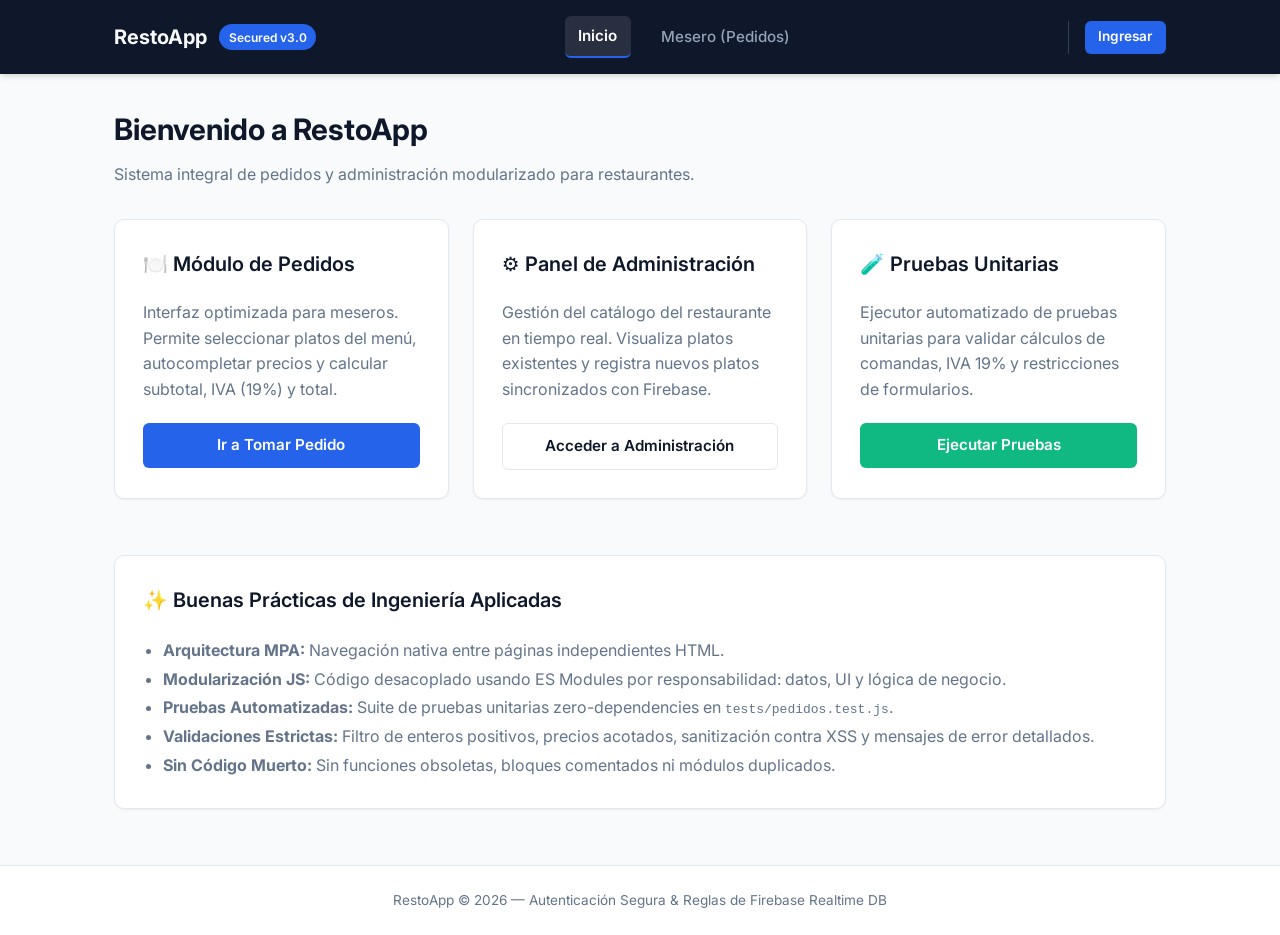
<file: index.html>
<!DOCTYPE html>
<html lang="es">
<head>
    <meta charset="UTF-8">
    <meta name="viewport" content="width=device-width, initial-scale=1.0">
    <meta name="description" content="RestoApp - Sistema modular de gestión de restaurante para la toma de pedidos y administración de menú.">
    <title>RestoApp - Inicio &amp; Dashboard</title>
    <link rel="stylesheet" href="css/styles.css">
</head>
<body>

    <div id="main-header-placeholder"></div>

    <main class="main-content">
        <header class="page-header">
            <h1 class="page-title">Bienvenido a RestoApp</h1>
            <p class="page-subtitle">Sistema integral de pedidos y administración modularizado para restaurantes.</p>
        </header>

        <section class="grid-3" aria-label="Módulos principales">
            <article class="card">
                <h2 class="card-title">🍽️ Módulo de Pedidos</h2>
                <p style="color: var(--text-muted); margin-bottom: 1.25rem;">
                    Interfaz optimizada para meseros. Permite seleccionar platos del menú, autocompletar precios y calcular subtotal, IVA (19%) y total.
                </p>
                <a href="pedido.html" class="btn btn-primary btn-block">Ir a Tomar Pedido</a>
            </article>

            <article class="card">
                <h2 class="card-title">⚙️ Panel de Administración</h2>
                <p style="color: var(--text-muted); margin-bottom: 1.25rem;">
                    Gestión del catálogo del restaurante en tiempo real. Visualiza platos existentes y registra nuevos platos sincronizados con Firebase.
                </p>
                <a href="admin.html" class="btn btn-outline btn-block">Acceder a Administración</a>
            </article>

            <article class="card">
                <h2 class="card-title">🧪 Pruebas Unitarias</h2>
                <p style="color: var(--text-muted); margin-bottom: 1.25rem;">
                    Ejecutor automatizado de pruebas unitarias para validar cálculos de comandas, IVA 19% y restricciones de formularios.
                </p>
                <a href="tests/run-tests.html" class="btn btn-success btn-block">Ejecutar Pruebas</a>
            </article>
        </section>

        <section class="card" style="margin-top: 2rem;">
            <h2 class="card-title">✨ Buenas Prácticas de Ingeniería Aplicadas</h2>
            <ul style="margin-left: 1.25rem; color: var(--text-muted); line-height: 1.8;">
                <li><strong>Arquitectura MPA:</strong> Navegación nativa entre páginas independientes HTML.</li>
                <li><strong>Modularización JS:</strong> Código desacoplado usando ES Modules por responsabilidad: datos, UI y lógica de negocio.</li>
                <li><strong>Pruebas Automatizadas:</strong> Suite de pruebas unitarias zero-dependencies en <code>tests/pedidos.test.js</code>.</li>
                <li><strong>Validaciones Estrictas:</strong> Filtro de enteros positivos, precios acotados, sanitización contra XSS y mensajes de error detallados.</li>
                <li><strong>Sin Código Muerto:</strong> Sin funciones obsoletas, bloques comentados ni módulos duplicados.</li>
            </ul>
        </section>
    </main>

    <script type="module" src="js/pages/index.js"></script>
</body>
</html>
</file>
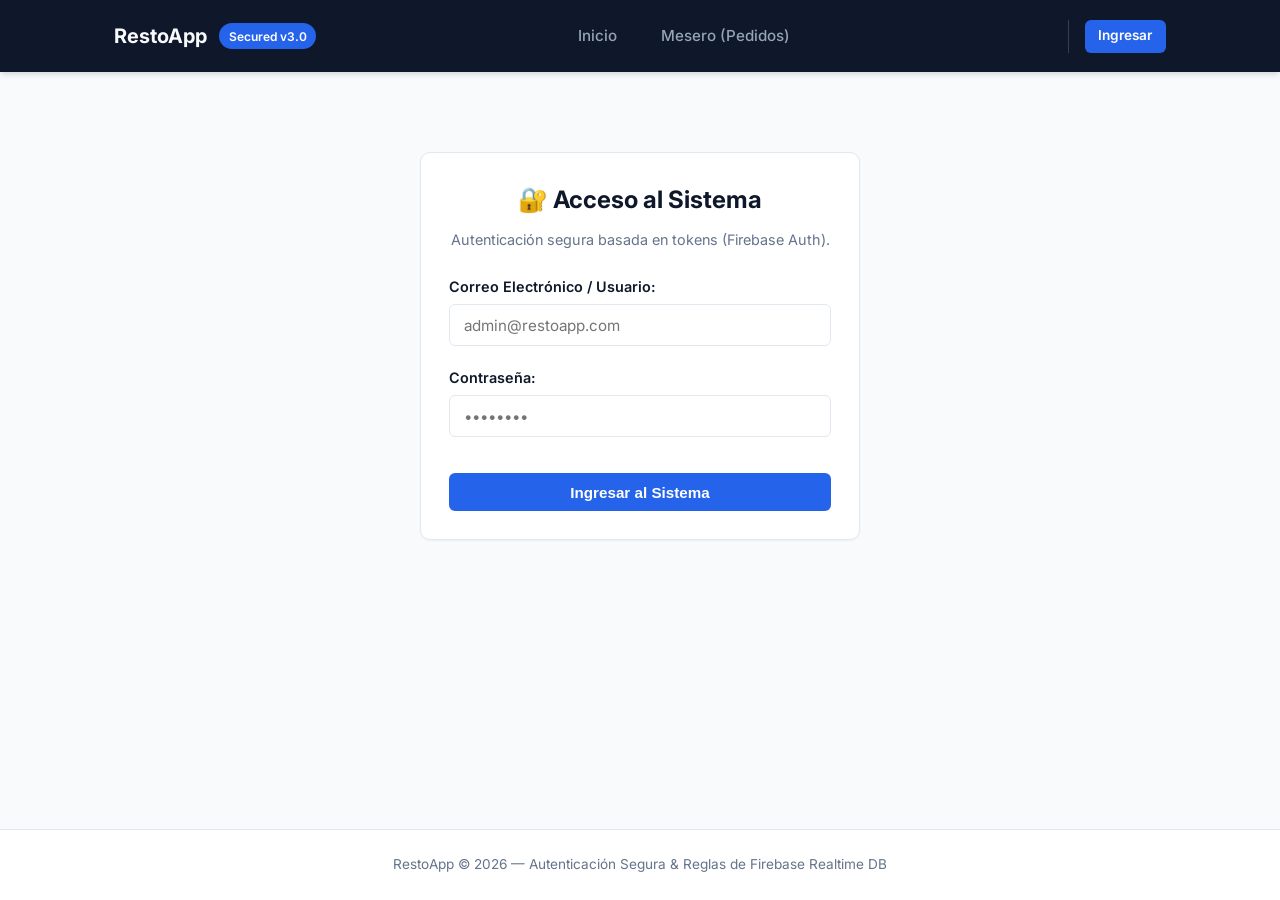
<file: admin.html>
<!DOCTYPE html>
<html lang="es">
<head>
    <meta charset="UTF-8">
    <meta name="viewport" content="width=device-width, initial-scale=1.0">
    <meta name="description" content="RestoApp - Panel de Administración para gestión del catálogo de menú y alta de productos.">
    <title>RestoApp - Panel de Administración</title>
    <link rel="stylesheet" href="css/styles.css">
</head>
<body>

    <div id="main-header-placeholder"></div>

    <main class="main-content">
        <header class="page-header">
            <h1 class="page-title">⚙️ Panel de Administración</h1>
            <p class="page-subtitle">Gestión en tiempo real del menú y productos de RestoApp.</p>
        </header>

        <div class="grid-2">

            <section class="card" aria-labelledby="create-title">
                <h2 class="card-title" id="create-title">➕ Crear Nuevo Producto</h2>
                
                <form id="create-product-form" novalidate>
                    <div class="form-group">
                        <label for="new-product-name" class="form-label">Nombre del Producto / Plato:</label>
                        <input type="text" id="new-product-name" class="form-control" placeholder="Ej. Hamburguesa Especial" required>
                    </div>

                    <div class="form-group">
                        <label for="new-product-price" class="form-label">Precio ($ COP):</label>
                        <input type="number" id="new-product-price" class="form-control" placeholder="Ej. 18500" min="1" step="100" required>
                    </div>

                    <button type="submit" id="btn-create-product" class="btn btn-success btn-block" style="margin-top: 1rem;">
                        Guardar Producto en Firebase
                    </button>
                </form>
            </section>


            <section class="card" aria-labelledby="catalog-title">
                <div style="display: flex; justify-content: space-between; align-items: center; margin-bottom: 1rem;">
                    <h2 class="card-title" id="catalog-title" style="margin-bottom: 0;">📋 Catálogo Actual</h2>
                    <span class="brand-badge" id="product-count" style="background-color: var(--secondary);">0</span>
                </div>
                
                <div style="overflow-x: auto;">
                    <table class="data-table" aria-label="Tabla de catálogo de productos">
                        <thead>
                            <tr>
                                <th>ID</th>
                                <th>Nombre</th>
                                <th>Precio</th>
                                <th style="text-align: right;">Acciones</th>
                            </tr>
                        </thead>
                        <tbody id="products-table-body">

                        </tbody>
                    </table>
                </div>
            </section>
        </div>
    </main>

    <script type="module" src="js/pages/admin.js"></script>
</body>
</html>
</file>
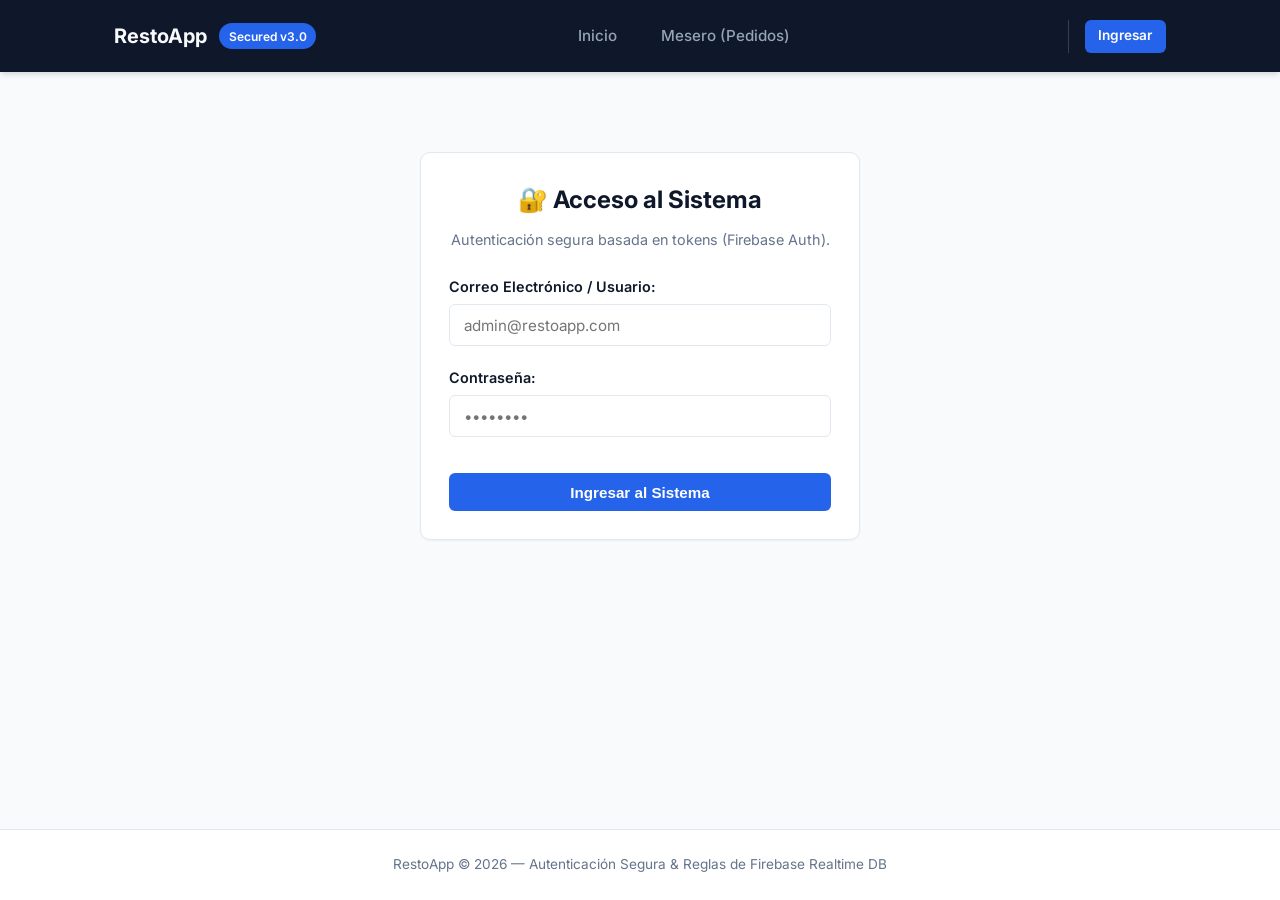
<file: login.html>
<!DOCTYPE html>
<html lang="es">
<head>
    <meta charset="UTF-8">
    <meta name="viewport" content="width=device-width, initial-scale=1.0">
    <meta name="description" content="RestoApp - Inicio de Sesión Seguro para Administración de Restaurante.">
    <title>RestoApp - Acceso Seguro</title>
    <link rel="stylesheet" href="css/styles.css">
</head>
<body>

    <div id="main-header-placeholder"></div>

    <main class="main-content">
        <div style="max-width: 440px; margin: 3rem auto 0 auto;">
            <section class="card">
                <header style="text-align: center; margin-bottom: 1.5rem;">
                    <h1 class="page-title" style="font-size: 1.5rem;">🔐 Acceso al Sistema</h1>
                    <p class="page-subtitle" style="font-size: 0.9rem;">Autenticación segura basada en tokens (Firebase Auth).</p>
                </header>

                <div id="auth-error-msg" style="display: none; background-color: #fef2f2; border-left: 4px solid var(--danger); color: var(--danger); padding: 0.75rem; border-radius: var(--radius-sm); font-size: 0.85rem; margin-bottom: 1rem;"></div>

                <form id="login-form">
                    <div class="form-group">
                        <label for="username" class="form-label">Correo Electrónico / Usuario:</label>
                        <input type="text" id="username" class="form-control" placeholder="admin@restoapp.com" required autocomplete="username">
                    </div>

                    <div class="form-group">
                        <label for="password" class="form-label">Contraseña:</label>
                        <input type="password" id="password" class="form-control" placeholder="••••••••" required autocomplete="current-password">
                    </div>

                    <button type="submit" id="btn-login" class="btn btn-primary btn-block" style="margin-top: 1rem;">
                        Ingresar al Sistema
                    </button>
                </form>

            </section>
        </div>
    </main>

    <script type="module" src="js/pages/login.js"></script>
</body>
</html>
</file>
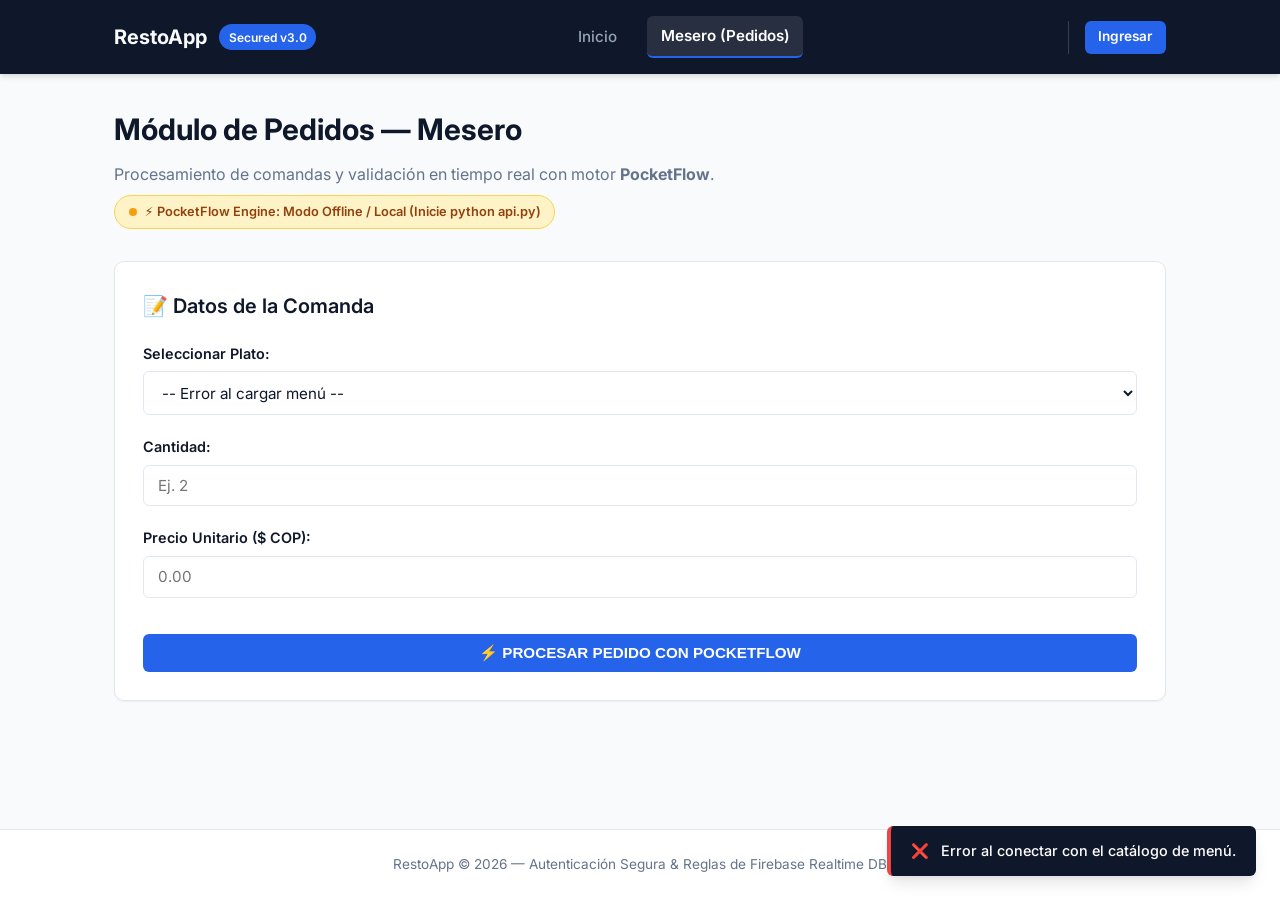
<file: pedido.html>
<!DOCTYPE html>
<html lang="es">
<head>
    <meta charset="UTF-8">
    <meta name="viewport" content="width=device-width, initial-scale=1.0">
    <meta name="description" content="RestoApp - Módulo de Pedidos para Meseros con Motor PocketFlow Planner-Critic.">
    <title>RestoApp - Toma de Pedidos</title>
    <link rel="stylesheet" href="css/styles.css">
    <style>
        .engine-badge {
            display: inline-flex;
            align-items: center;
            gap: 0.5rem;
            padding: 0.35rem 0.85rem;
            border-radius: 9999px;
            font-size: 0.8rem;
            font-weight: 600;
            margin-top: 0.5rem;
            transition: all 0.3s ease;
        }
        .engine-badge.online {
            background-color: #dcfce7;
            color: #166534;
            border: 1px solid #86efac;
        }
        .engine-badge.offline {
            background-color: #fef3c7;
            color: #92400e;
            border: 1px solid #fcd34d;
        }
        .engine-dot {
            width: 8px;
            height: 8px;
            border-radius: 50%;
            display: inline-block;
        }
        .engine-badge.online .engine-dot {
            background-color: #22c55e;
            box-shadow: 0 0 8px #22c55e;
        }
        .engine-badge.offline .engine-dot {
            background-color: #f59e0b;
        }
        .pipeline-card {
            margin-top: 1rem;
            padding: 0.85rem;
            background: #f8fafc;
            border: 1px solid #e2e8f0;
            border-radius: var(--radius-sm);
        }
        .pipeline-step {
            display: flex;
            align-items: center;
            gap: 0.5rem;
            font-size: 0.85rem;
            margin-bottom: 0.35rem;
            color: #334155;
        }
        .step-icon {
            font-weight: bold;
        }
        .step-icon.ok { color: #16a34a; }
        .step-icon.critic { color: #2563eb; }
    </style>
</head>
<body>

    <div id="main-header-placeholder"></div>

    <main class="main-content">
        <header class="page-header">
            <h1 class="page-title">Módulo de Pedidos — Mesero</h1>
            <p class="page-subtitle">Procesamiento de comandas y validación en tiempo real con motor <strong>PocketFlow</strong>.</p>
            <div id="pocketflow-status-container">
                <span id="pocketflow-badge" class="engine-badge offline">
                    <span class="engine-dot"></span>
                    <span id="pocketflow-status-text">Verificando motor PocketFlow...</span>
                </span>
            </div>
        </header>

        <div class="grid-2">

            <section class="card" aria-labelledby="form-title">
                <h2 class="card-title" id="form-title">📝 Datos de la Comanda</h2>
                
                <form id="order-form" novalidate>
                    <div class="form-group">
                        <label for="dish-select" class="form-label">Seleccionar Plato:</label>
                        <select id="dish-select" class="form-select" required>
                            <option value="">-- Cargando catálogo... --</option>
                        </select>
                    </div>

                    <div class="form-group">
                        <label for="quantity" class="form-label">Cantidad:</label>
                        <input type="number" id="quantity" class="form-control" placeholder="Ej. 2" min="1" step="1" required>
                    </div>

                    <div class="form-group">
                        <label for="unit-price" class="form-label">Precio Unitario ($ COP):</label>
                        <input type="number" id="unit-price" class="form-control" placeholder="0.00" min="0" step="0.01" required>
                    </div>

                    <button type="submit" id="btn-process-order" class="btn btn-primary btn-block" style="margin-top: 1rem;">
                        ⚡ PROCESAR PEDIDO CON POCKETFLOW
                    </button>
                </form>
            </section>


            <section id="order-summary-box" class="card summary-card" style="display: none;" aria-label="Resumen de la orden">

            </section>
        </div>
    </main>

    <script type="module" src="js/pages/pedido.js"></script>
</body>
</html>
</file>
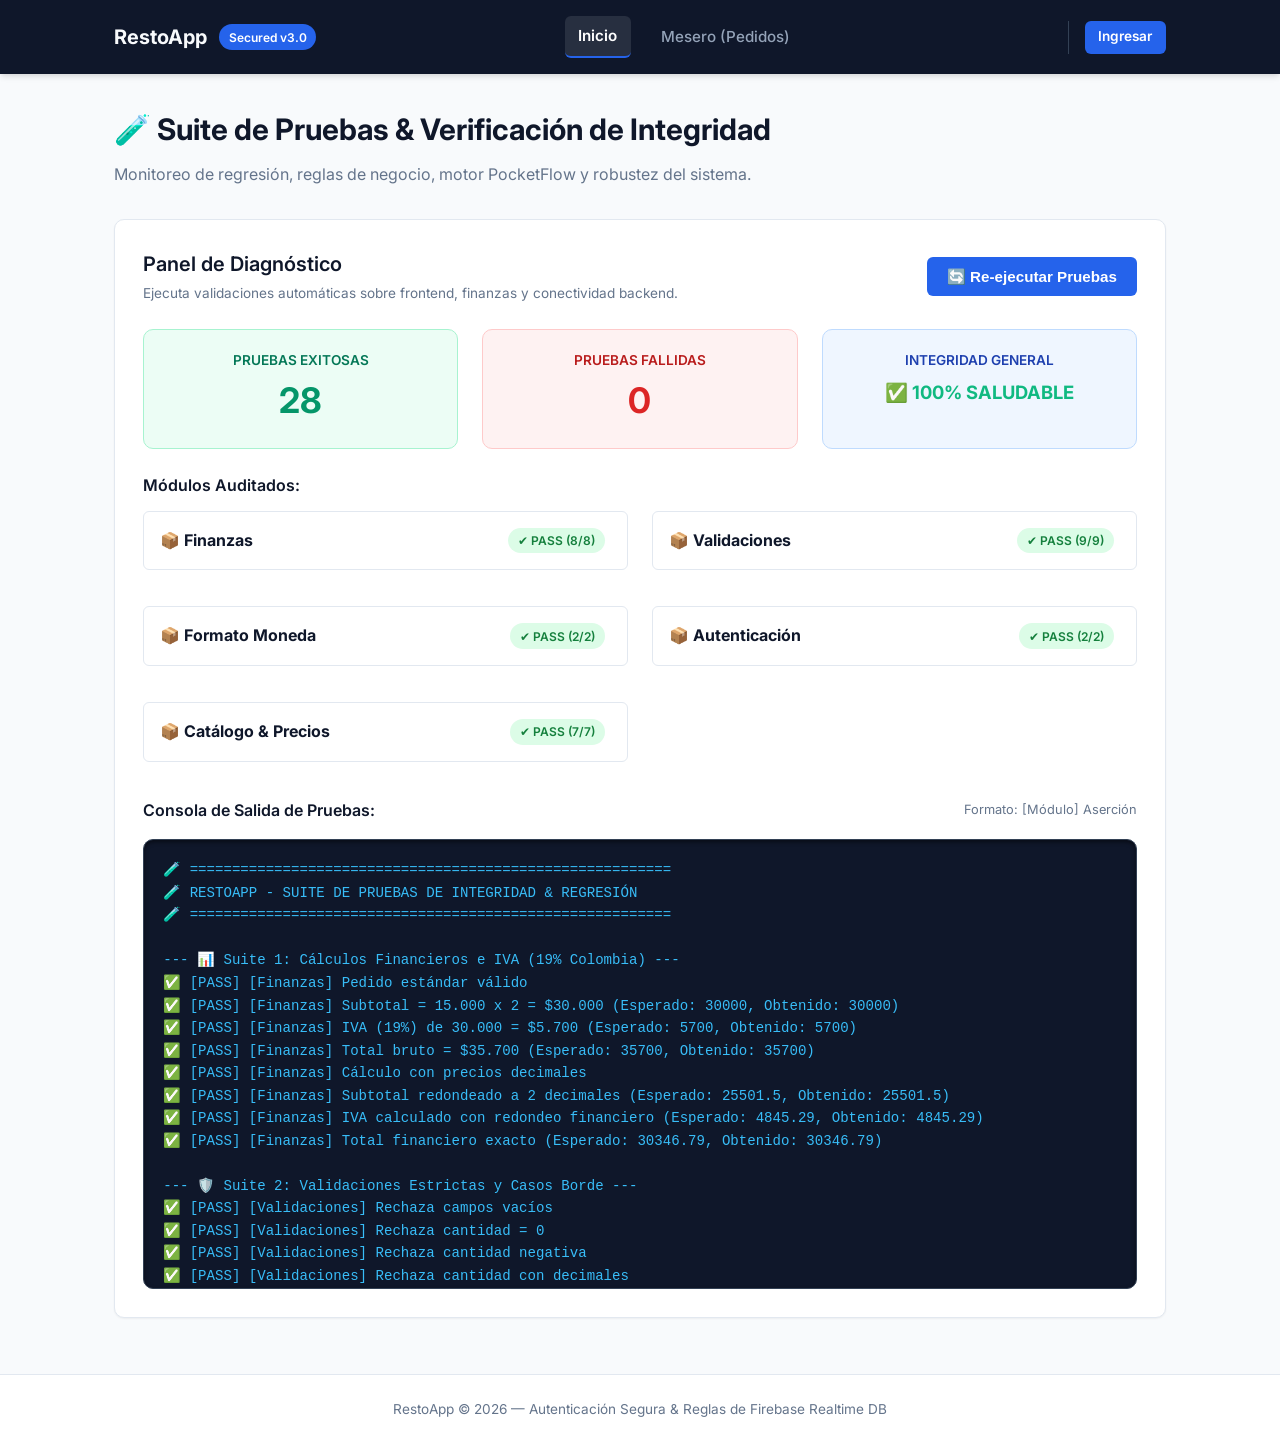
<file: tests/run-tests.html>
<!DOCTYPE html>
<html lang="es">
<head>
    <meta charset="UTF-8">
    <meta name="viewport" content="width=device-width, initial-scale=1.0">
    <title>RestoApp - Suite de Pruebas & Verificación de Integridad</title>
    <link rel="stylesheet" href="../css/styles.css">
    <style>
        .test-pass { color: var(--success); font-weight: 600; }
        .test-fail { color: var(--danger); font-weight: 600; }
        .test-log {
            background: #0f172a;
            color: #38bdf8;
            padding: 1.2rem;
            border-radius: var(--radius-md);
            font-family: 'Courier New', Courier, monospace;
            font-size: 0.88rem;
            white-space: pre-wrap;
            margin-top: 1rem;
            max-height: 450px;
            overflow-y: auto;
            border: 1px solid #334155;
            box-shadow: inset 0 2px 4px rgba(0,0,0,0.5);
        }
        .suite-pill {
            display: inline-block;
            padding: 0.2rem 0.6rem;
            border-radius: 9999px;
            font-size: 0.75rem;
            font-weight: 600;
            margin-right: 0.4rem;
        }
        .suite-pill.ok { background: #dcfce7; color: #15803d; }
        .suite-pill.fail { background: #fee2e2; color: #b91c1c; }
        .suite-card {
            background: #fff;
            border: 1px solid var(--border-color);
            border-radius: var(--radius-sm);
            padding: 1rem;
            margin-bottom: 0.75rem;
            transition: all var(--transition-fast);
        }
        .suite-card:hover {
            border-color: var(--primary);
            box-shadow: var(--shadow-sm);
        }
    </style>
</head>
<body>

    <div id="main-header-placeholder"></div>

    <main class="main-content">
        <header class="page-header">
            <h1 class="page-title">🧪 Suite de Pruebas & Verificación de Integridad</h1>
            <p class="page-subtitle">Monitoreo de regresión, reglas de negocio, motor PocketFlow y robustez del sistema.</p>
        </header>

        <section class="card">
            <div style="display: flex; justify-content: space-between; align-items: center; margin-bottom: 1.5rem;">
                <div>
                    <h2 class="card-title" style="margin: 0;">Panel de Diagnóstico</h2>
                    <p style="font-size: 0.85rem; color: var(--text-muted); margin-top: 0.2rem;">
                        Ejecuta validaciones automáticas sobre frontend, finanzas y conectividad backend.
                    </p>
                </div>
                <button id="btn-run-tests" class="btn btn-primary" style="display: flex; align-items: center; gap: 0.5rem;">
                    🔄 Re-ejecutar Pruebas
                </button>
            </div>

            <div class="grid-3" style="margin-bottom: 1.5rem;">
                <div style="background: #ecfdf5; border: 1px solid #a7f3d0; padding: 1.25rem; border-radius: var(--radius-md); text-align: center;">
                    <div style="font-size: 0.85rem; color: #047857; font-weight: 600;">PRUEBAS EXITOSAS</div>
                    <div id="passed-count" style="font-size: 2.2rem; font-weight: 700; color: #059669;">0</div>
                </div>

                <div style="background: #fef2f2; border: 1px solid #fecaca; padding: 1.25rem; border-radius: var(--radius-md); text-align: center;">
                    <div style="font-size: 0.85rem; color: #b91c1c; font-weight: 600;">PRUEBAS FALLIDAS</div>
                    <div id="failed-count" style="font-size: 2.2rem; font-weight: 700; color: #dc2626;">0</div>
                </div>

                <div style="background: #eff6ff; border: 1px solid #bfdbfe; padding: 1.25rem; border-radius: var(--radius-md); text-align: center;">
                    <div style="font-size: 0.85rem; color: #1e40af; font-weight: 600;">INTEGRIDAD GENERAL</div>
                    <div id="status-badge" style="font-size: 1.15rem; font-weight: 700; color: #2563eb; margin-top: 0.4rem;">Cargando...</div>
                </div>
            </div>

            <div id="suites-overview" style="margin-bottom: 1.5rem;">
                <!-- Cobertura por Suites -->
            </div>

            <div style="display: flex; justify-content: space-between; align-items: center; margin-top: 1rem;">
                <h3 style="font-size: 1rem; font-weight: 600; margin: 0;">Consola de Salida de Pruebas:</h3>
                <span style="font-size: 0.8rem; color: var(--text-muted);">Formato: [Módulo] Aserción</span>
            </div>
            <div id="test-console" class="test-log">Iniciando ejecutor de pruebas...</div>
        </section>
    </main>

    <script type="module">
        import { initLayout } from '../js/ui.js';
        import { runAllTests } from './pedidos.test.js';

        document.addEventListener('DOMContentLoaded', () => {
            initLayout('home');
            executeTests();

            document.getElementById('btn-run-tests').addEventListener('click', () => {
                executeTests();
            });
        });

        function executeTests() {
            const consoleEl = document.getElementById('test-console');
            const passedEl = document.getElementById('passed-count');
            const failedEl = document.getElementById('failed-count');
            const statusEl = document.getElementById('status-badge');
            const suitesOverviewEl = document.getElementById('suites-overview');

            consoleEl.textContent = '';
            
            const originalLog = console.log;
            const originalError = console.error;

            let logBuffer = '';
            console.log = function(...args) {
                logBuffer += args.join(' ') + '\n';
                originalLog.apply(console, args);
            };
            console.error = function(...args) {
                logBuffer += '❌ ' + args.join(' ') + '\n';
                originalError.apply(console, args);
            };

            const results = runAllTests();

            console.log = originalLog;
            console.error = originalError;

            consoleEl.textContent = logBuffer;
            passedEl.textContent = results.passed;
            failedEl.textContent = results.failed;

            // Renderizar resumen de suites
            let suitesHtml = '<h3 style="font-size: 1rem; font-weight: 600; margin-bottom: 0.75rem;">Módulos Auditados:</h3><div class="grid-2">';
            Object.keys(results.suites).forEach(suiteName => {
                const s = results.suites[suiteName];
                const isAllPass = s.failed === 0;
                suitesHtml += `
                    <div class="suite-card">
                        <div style="display: flex; justify-content: space-between; align-items: center;">
                            <strong>📦 ${suiteName}</strong>
                            <span class="suite-pill ${isAllPass ? 'ok' : 'fail'}">
                                ${isAllPass ? '✔ PASS' : `✖ ${s.failed} FALLOS`} (${s.passed}/${s.passed + s.failed})
                            </span>
                        </div>
                    </div>
                `;
            });
            suitesHtml += '</div>';
            suitesOverviewEl.innerHTML = suitesHtml;

            if (results.failed === 0) {
                statusEl.textContent = '✅ 100% SALUDABLE';
                statusEl.style.color = 'var(--success)';
            } else {
                statusEl.textContent = `❌ ${results.failed} FALLO(S)`;
                statusEl.style.color = 'var(--danger)';
            }
        }
    </script>
</body>
</html>
</file>
<file: css/styles.css>
/* ==========================================================================
   RestoApp - Design System & Global Styles
   ========================================================================== */

@import url('https://fonts.googleapis.com/css2?family=Inter:wght@300;400;500;600;700&display=swap');

:root {
    /* Color Palette */
    --primary: #2563eb;
    --primary-hover: #1d4ed8;
    --primary-light: #eff6ff;
    --secondary: #475569;
    --success: #10b981;
    --success-hover: #059669;
    --danger: #ef4444;
    --danger-hover: #dc2626;
    --warning: #f59e0b;
    
    /* Backgrounds & Text */
    --bg-page: #f8fafc;
    --bg-card: #ffffff;
    --bg-header: #0f172a;
    --text-main: #0f172a;
    --text-muted: #64748b;
    --text-light: #f8fafc;
    --border-color: #e2e8f0;
    
    /* Shadows & Border Radius */
    --shadow-sm: 0 1px 2px 0 rgba(0, 0, 0, 0.05);
    --shadow-md: 0 4px 6px -1px rgba(0, 0, 0, 0.1), 0 2px 4px -1px rgba(0, 0, 0, 0.06);
    --shadow-lg: 0 10px 15px -3px rgba(0, 0, 0, 0.1), 0 4px 6px -2px rgba(0, 0, 0, 0.05);
    --radius-sm: 6px;
    --radius-md: 10px;
    --radius-lg: 16px;

    /* Transitions */
    --transition-fast: 0.15s ease;
    --transition-normal: 0.25s ease;
}

* {
    box-sizing: border-box;
    margin: 0;
    padding: 0;
}

body {
    font-family: 'Inter', system-ui, -apple-system, sans-serif;
    background-color: var(--bg-page);
    color: var(--text-main);
    line-height: 1.6;
    min-height: 100vh;
    display: flex;
    flex-direction: column;
}

/* ==========================================================================
   Header & Navigation
   ========================================================================== */

.main-header {
    background-color: var(--bg-header);
    color: var(--text-light);
    box-shadow: var(--shadow-md);
    position: sticky;
    top: 0;
    z-index: 100;
}

.header-container {
    max-width: 1100px;
    margin: 0 auto;
    padding: 1rem 1.5rem;
    display: flex;
    justify-content: space-between;
    align-items: center;
}

.brand-logo {
    display: flex;
    align-items: center;
    gap: 0.75rem;
    text-decoration: none;
    color: var(--text-light);
    font-weight: 700;
    font-size: 1.25rem;
}

.brand-badge {
    background-color: var(--primary);
    color: #fff;
    font-size: 0.75rem;
    padding: 0.2rem 0.6rem;
    border-radius: 9999px;
    font-weight: 600;
}

.main-nav {
    display: flex;
    align-items: center;
    gap: 1rem;
}

.nav-link {
    color: #94a3b8;
    text-decoration: none;
    font-weight: 500;
    font-size: 0.95rem;
    padding: 0.5rem 0.85rem;
    border-radius: var(--radius-sm);
    transition: all var(--transition-fast);
}

.nav-link:hover, .nav-link.active {
    color: var(--text-light);
    background-color: rgba(255, 255, 255, 0.1);
}

.nav-link.active {
    font-weight: 600;
    color: #ffffff;
    border-bottom: 2px solid var(--primary);
}

.nav-auth-status {
    display: flex;
    align-items: center;
    gap: 0.75rem;
    margin-left: 1rem;
    padding-left: 1rem;
    border-left: 1px solid #334155;
}

.user-badge {
    font-size: 0.85rem;
    color: #cbd5e1;
    font-weight: 500;
}

/* ==========================================================================
   Layout & Containers
   ========================================================================== */

.main-content {
    flex: 1;
    max-width: 1100px;
    width: 100%;
    margin: 2rem auto;
    padding: 0 1.5rem;
}

.page-header {
    margin-bottom: 2rem;
    text-align: left;
}

.page-title {
    font-size: 1.85rem;
    font-weight: 700;
    color: var(--text-main);
    margin-bottom: 0.5rem;
}

.page-subtitle {
    color: var(--text-muted);
    font-size: 1rem;
}

/* Cards */
.card {
    background-color: var(--bg-card);
    border-radius: var(--radius-md);
    border: 1px solid var(--border-color);
    box-shadow: var(--shadow-sm);
    padding: 1.75rem;
    margin-bottom: 1.5rem;
    transition: box-shadow var(--transition-normal);
}

.card:hover {
    box-shadow: var(--shadow-md);
}

.card-title {
    font-size: 1.25rem;
    font-weight: 600;
    margin-bottom: 1.25rem;
    color: var(--text-main);
    display: flex;
    align-items: center;
    gap: 0.5rem;
}

/* Grid Layouts */
.grid-2 {
    display: grid;
    grid-template-columns: repeat(auto-fit, minmax(320px, 1fr));
    gap: 1.5rem;
}

.grid-3 {
    display: grid;
    grid-template-columns: repeat(auto-fit, minmax(280px, 1fr));
    gap: 1.5rem;
}

/* ==========================================================================
   Form Controls & Buttons
   ========================================================================== */

.form-group {
    margin-bottom: 1.25rem;
}

.form-label {
    display: block;
    font-size: 0.9rem;
    font-weight: 600;
    color: var(--text-main);
    margin-bottom: 0.4rem;
}

.form-control, .form-select {
    width: 100%;
    padding: 0.65rem 0.9rem;
    font-size: 0.95rem;
    font-family: inherit;
    color: var(--text-main);
    background-color: #ffffff;
    border: 1px solid var(--border-color);
    border-radius: var(--radius-sm);
    transition: border-color var(--transition-fast), box-shadow var(--transition-fast);
}

.form-control:focus, .form-select:focus {
    outline: none;
    border-color: var(--primary);
    box-shadow: 0 0 0 3px rgba(37, 99, 235, 0.15);
}

.btn {
    display: inline-flex;
    align-items: center;
    justify-content: center;
    gap: 0.5rem;
    padding: 0.65rem 1.25rem;
    font-size: 0.95rem;
    font-weight: 600;
    border-radius: var(--radius-sm);
    border: none;
    cursor: pointer;
    text-decoration: none;
    transition: all var(--transition-fast);
}

.btn-primary {
    background-color: var(--primary);
    color: #ffffff;
}

.btn-primary:hover {
    background-color: var(--primary-hover);
}

.btn-success {
    background-color: var(--success);
    color: #ffffff;
}

.btn-success:hover {
    background-color: var(--success-hover);
}

.btn-danger {
    background-color: var(--danger);
    color: #ffffff;
}

.btn-danger:hover {
    background-color: var(--danger-hover);
}

.btn-outline {
    background-color: transparent;
    border: 1px solid var(--border-color);
    color: var(--text-main);
}

.btn-outline:hover {
    background-color: #f1f5f9;
}

.btn-block {
    width: 100%;
}

/* ==========================================================================
   Order Summary & Table Styling
   ========================================================================== */

.summary-card {
    background: linear-gradient(135deg, #0f172a 0%, #1e293b 100%);
    color: #ffffff;
}

.summary-card .card-title {
    color: #ffffff;
    border-bottom: 1px solid #334155;
    padding-bottom: 0.75rem;
}

.summary-row {
    display: flex;
    justify-content: space-between;
    align-items: center;
    padding: 0.6rem 0;
    font-size: 0.95rem;
    border-bottom: 1px solid rgba(255, 255, 255, 0.08);
}

.summary-row.total {
    font-size: 1.3rem;
    font-weight: 700;
    color: #38bdf8;
    border-bottom: none;
    padding-top: 1rem;
    margin-top: 0.5rem;
}

/* Custom Table */
.data-table {
    width: 100%;
    border-collapse: collapse;
    margin-top: 1rem;
}

.data-table th, .data-table td {
    padding: 0.85rem 1rem;
    text-align: left;
    border-bottom: 1px solid var(--border-color);
}

.data-table th {
    background-color: #f1f5f9;
    font-weight: 600;
    color: var(--text-muted);
    font-size: 0.85rem;
    text-transform: uppercase;
    letter-spacing: 0.05em;
}

.data-table tr:hover {
    background-color: #f8fafc;
}

/* ==========================================================================
   Toast / Alerts System
   ========================================================================== */

.toast-container {
    position: fixed;
    bottom: 1.5rem;
    right: 1.5rem;
    z-index: 1000;
    display: flex;
    flex-direction: column;
    gap: 0.75rem;
}

.toast {
    background-color: var(--bg-header);
    color: #ffffff;
    padding: 0.85rem 1.25rem;
    border-radius: var(--radius-sm);
    box-shadow: var(--shadow-lg);
    font-size: 0.9rem;
    font-weight: 500;
    display: flex;
    align-items: center;
    gap: 0.75rem;
    animation: slideIn 0.3s cubic-bezier(0.16, 1, 0.3, 1);
    max-width: 380px;
}

.toast.toast-success {
    border-left: 4px solid var(--success);
}

.toast.toast-error {
    border-left: 4px solid var(--danger);
}

.toast.toast-info {
    border-left: 4px solid var(--primary);
}

@keyframes slideIn {
    from {
        transform: translateY(100%);
        opacity: 0;
    }
    to {
        transform: translateY(0);
        opacity: 1;
    }
}

/* Footer */
.main-footer {
    background-color: #ffffff;
    border-top: 1px solid var(--border-color);
    padding: 1.5rem 0;
    margin-top: auto;
    text-align: center;
    font-size: 0.85rem;
    color: var(--text-muted);
}
</file>
